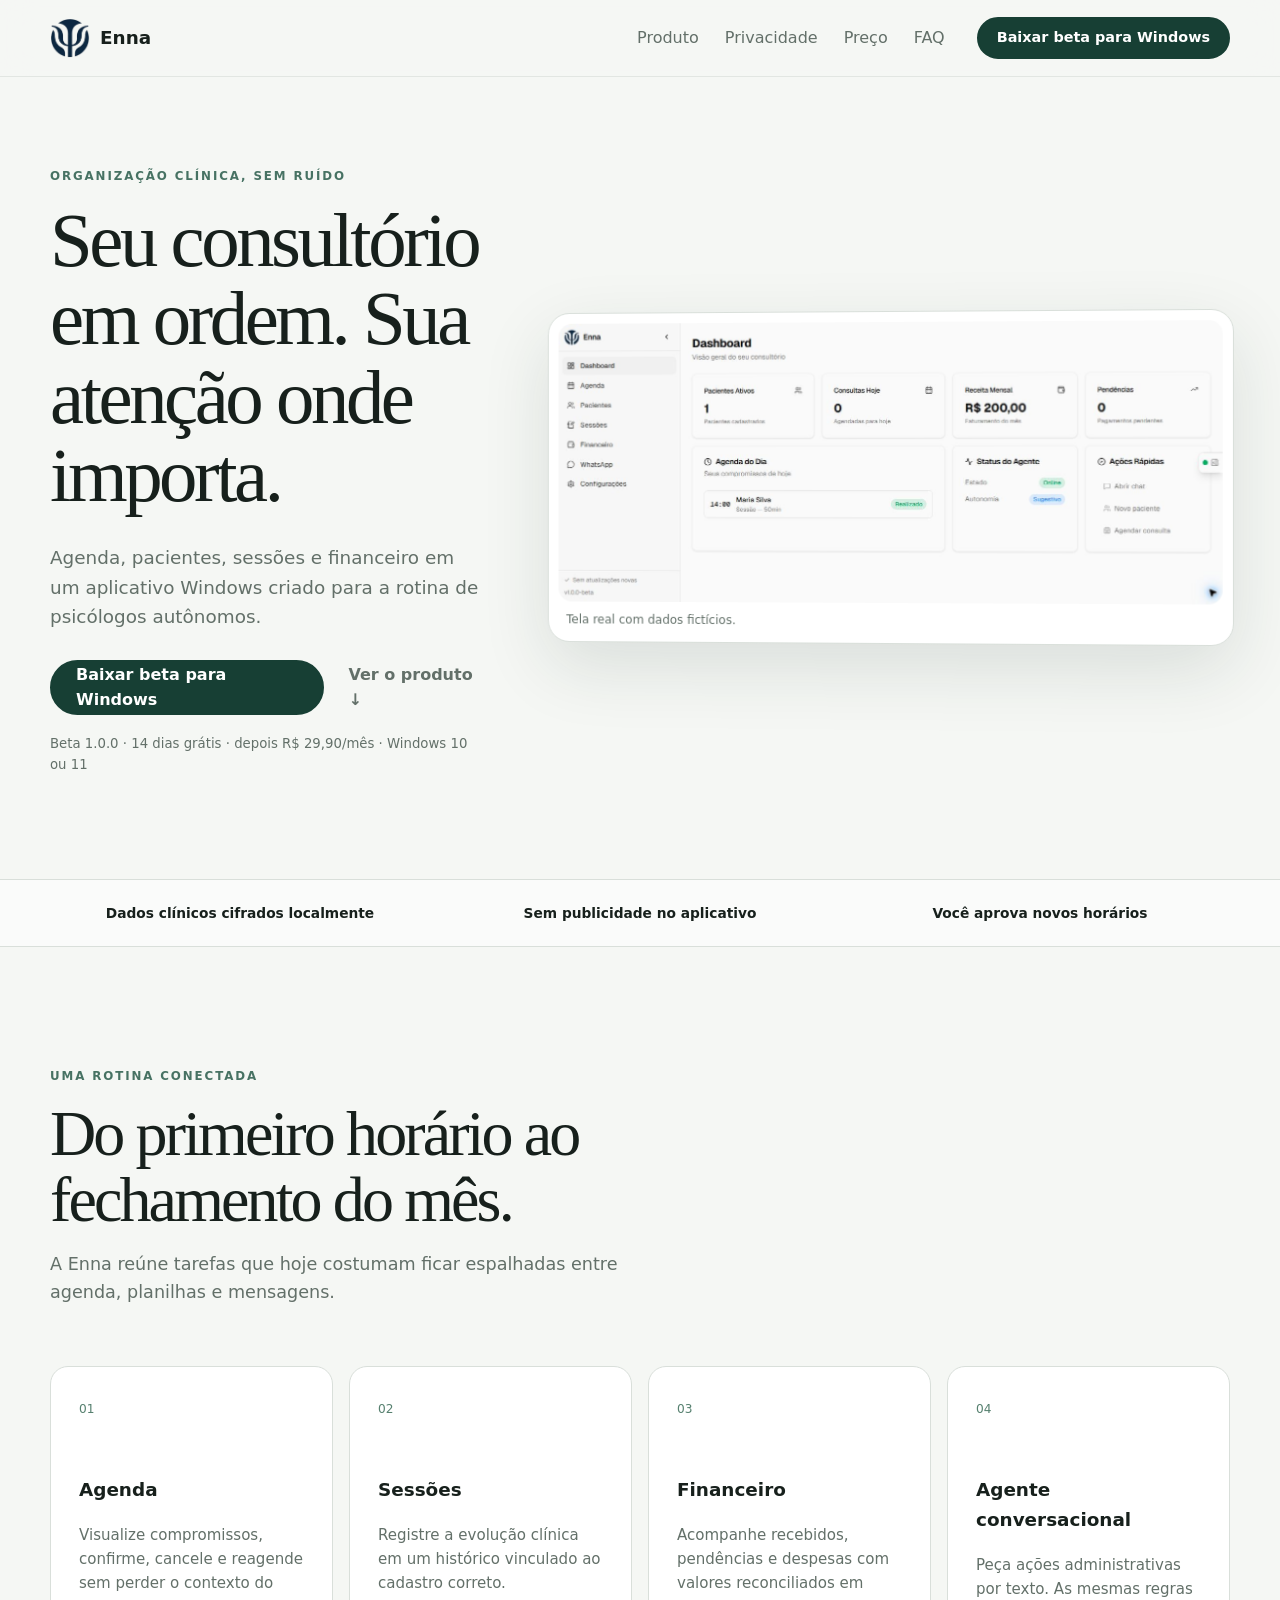
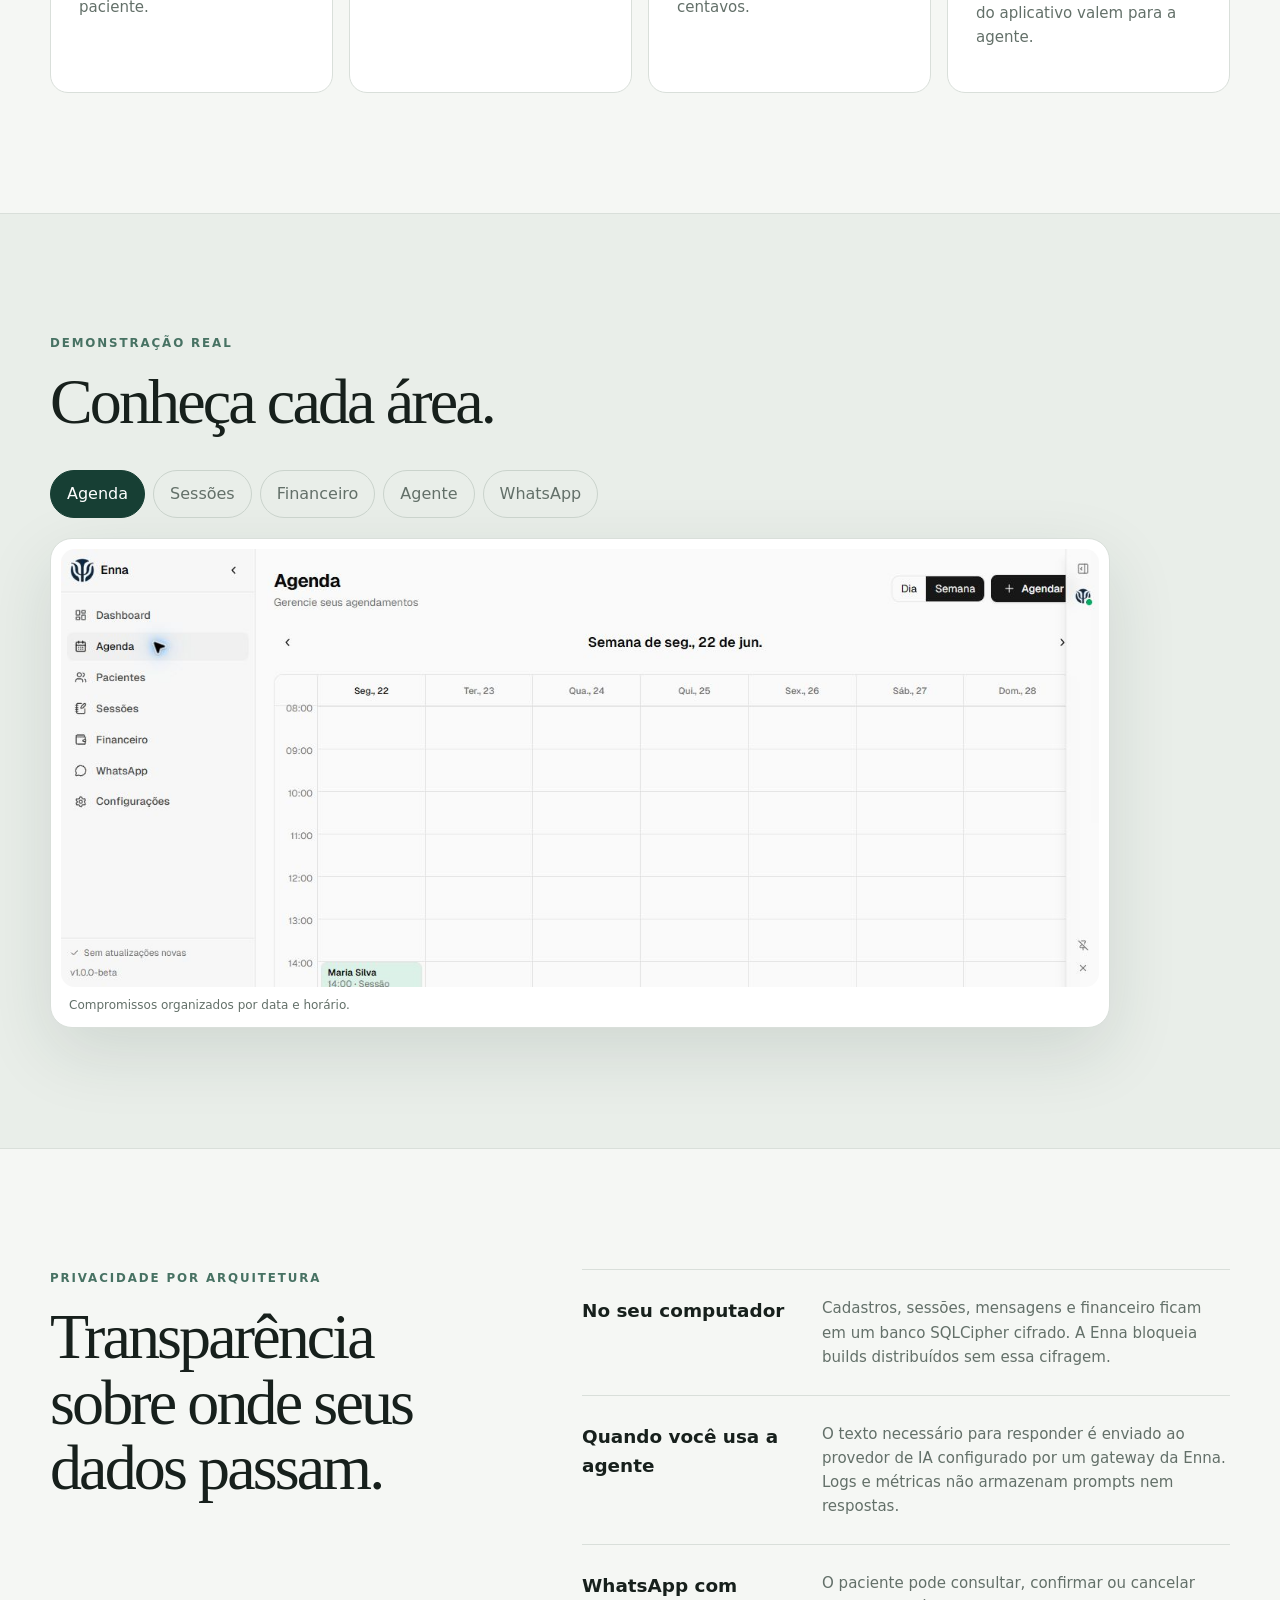
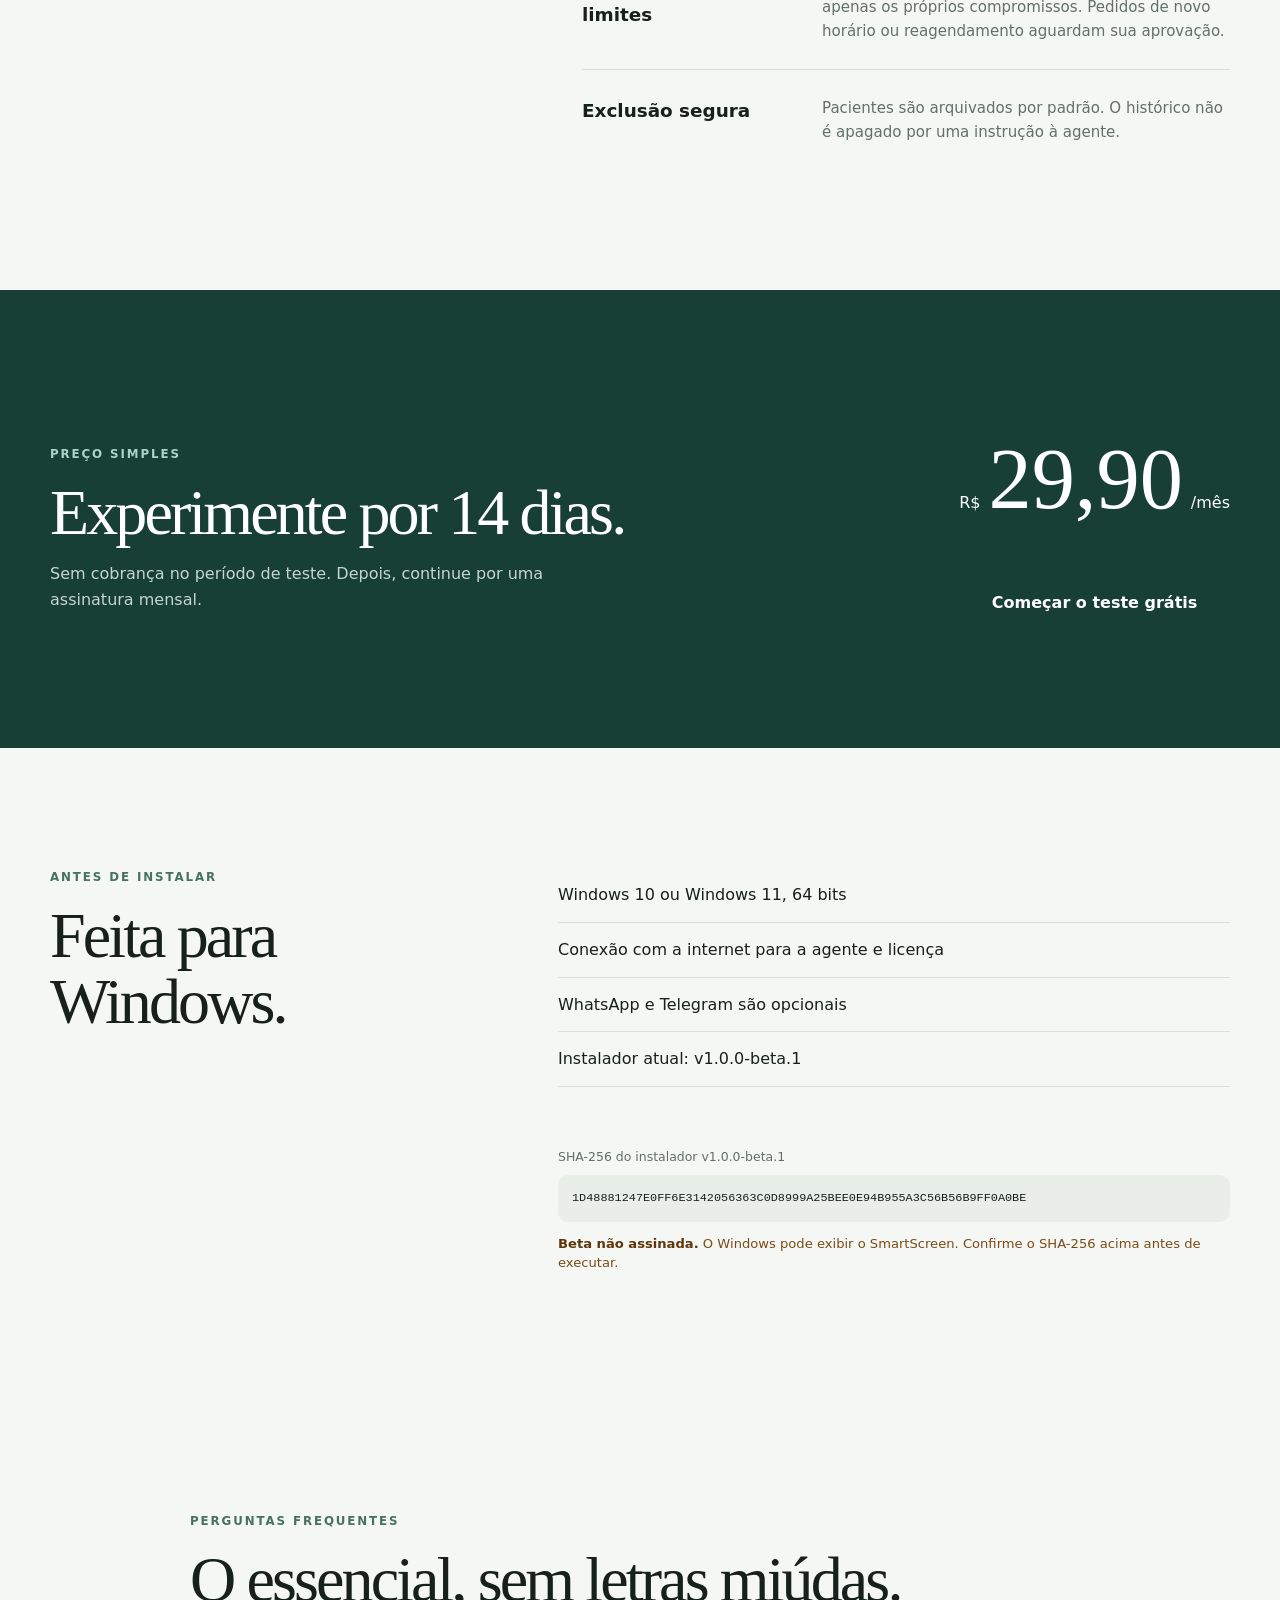
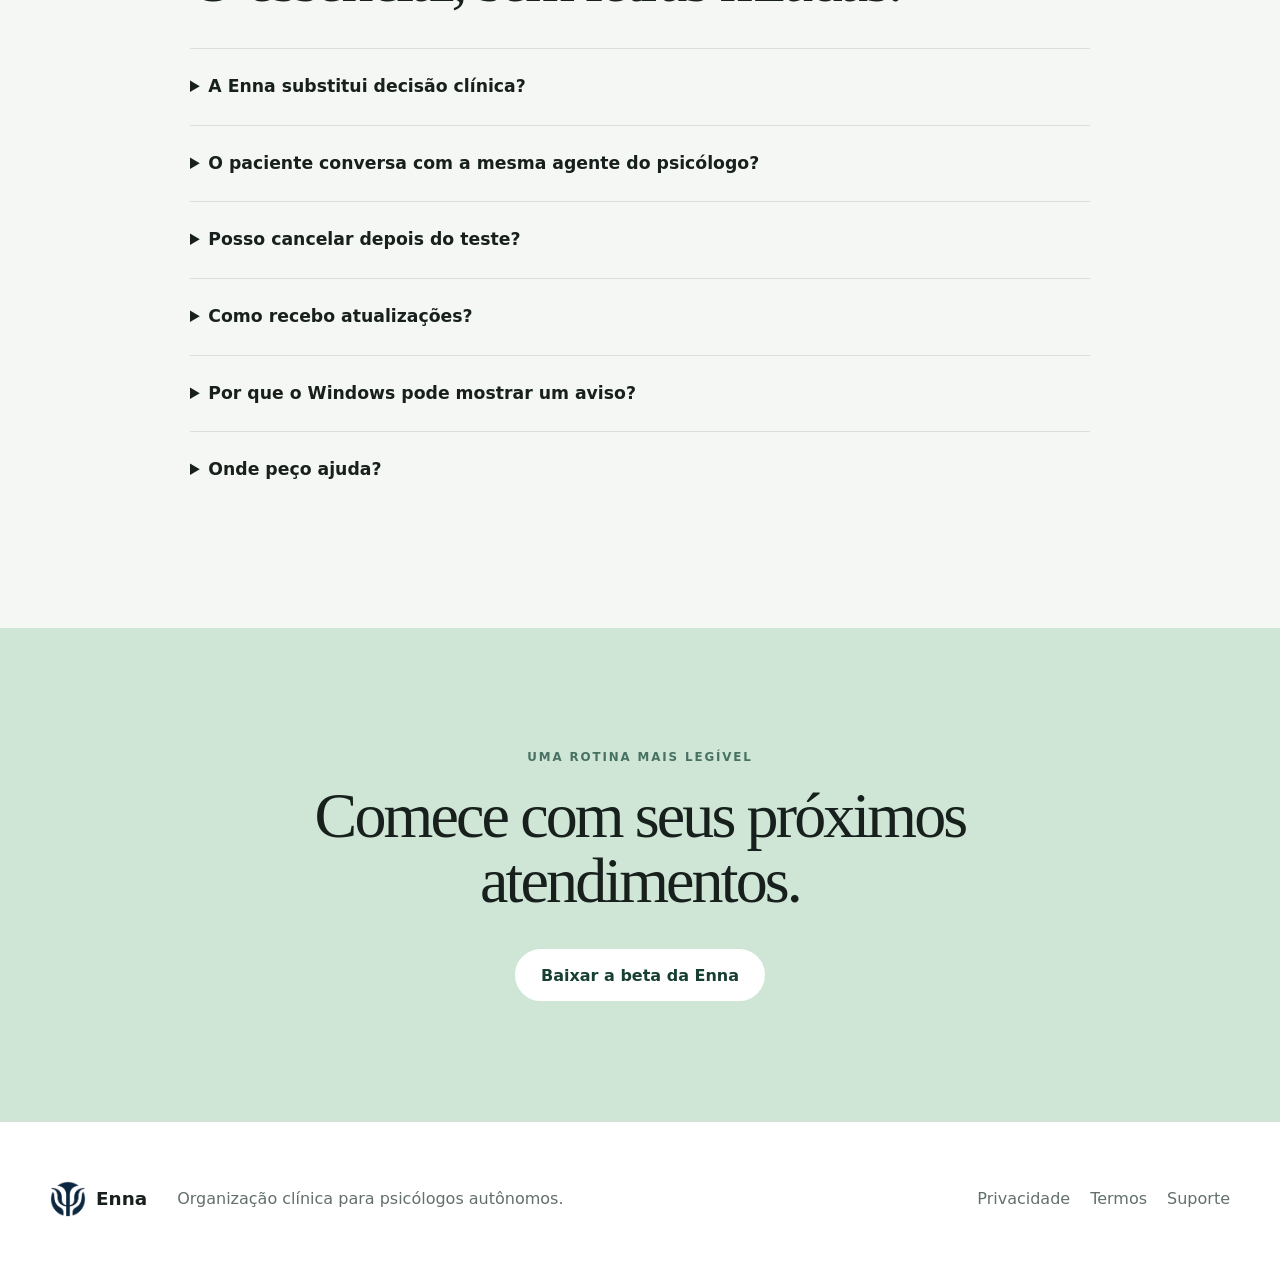
<file: index.html>
<!doctype html>
<html lang="pt-BR">
<head>
  <meta charset="utf-8">
  <meta name="viewport" content="width=device-width,initial-scale=1">
  <title>Enna — organização clínica para psicólogos</title>
  <meta name="description" content="Agenda, sessões, financeiro e uma agente conversacional em um aplicativo Windows para psicólogos autônomos.">
  <meta name="theme-color" content="#f5f7f4">
  <link rel="canonical" href="https://atryatech.github.io/enna-lp/">
  <link rel="icon" href="assets/favicon.png" type="image/png">
  <link rel="stylesheet" href="styles.css">
  <meta property="og:type" content="website">
  <meta property="og:locale" content="pt_BR">
  <meta property="og:title" content="Enna — organização clínica para psicólogos">
  <meta property="og:description" content="Seu consultório organizado, com os dados clínicos cifrados no seu computador.">
  <meta property="og:url" content="https://atryatech.github.io/enna-lp/">
  <meta property="og:image" content="https://atryatech.github.io/enna-lp/assets/og-enna.png">
  <meta name="twitter:card" content="summary_large_image">
  <script type="application/ld+json">
  {
    "@context":"https://schema.org",
    "@type":"SoftwareApplication",
    "name":"Enna",
    "softwareVersion":"1.0.0-beta.1",
    "applicationCategory":"BusinessApplication",
    "operatingSystem":"Windows 10, Windows 11",
    "description":"Aplicativo de organização clínica para psicólogos autônomos.",
    "offers":{"@type":"Offer","price":"29.90","priceCurrency":"BRL","description":"14 dias grátis; depois R$ 29,90 por mês"},
    "downloadUrl":"https://github.com/atryatech/enna-lp/releases/download/v1.0.0-beta.1/enna-setup-1.0.0-beta.1.exe"
  }
  </script>
</head>
<body>
  <a class="skip-link" href="#conteudo">Pular para o conteúdo</a>
  <header class="site-header">
    <nav class="nav shell" aria-label="Navegação principal">
      <a class="brand" href="#inicio" aria-label="Enna, início"><img src="assets/logo.png" alt="" width="40" height="40"><span>Enna</span></a>
      <div class="nav-links">
        <a href="#produto">Produto</a><a href="#seguranca">Privacidade</a><a href="#preco">Preço</a><a href="#faq">FAQ</a>
      </div>
      <a class="button small download-link" href="https://github.com/atryatech/enna-lp/releases/download/v1.0.0-beta.1/enna-setup-1.0.0-beta.1.exe">Baixar beta para Windows</a>
    </nav>
  </header>

  <main id="conteudo">
    <section class="hero shell" id="inicio">
      <div class="hero-copy">
        <p class="eyebrow">Organização clínica, sem ruído</p>
        <h1>Seu consultório em ordem. Sua atenção onde importa.</h1>
        <p class="lede">Agenda, pacientes, sessões e financeiro em um aplicativo Windows criado para a rotina de psicólogos autônomos.</p>
        <div class="actions">
          <a class="button download-link" href="https://github.com/atryatech/enna-lp/releases/download/v1.0.0-beta.1/enna-setup-1.0.0-beta.1.exe">Baixar beta para Windows</a>
          <a class="text-link" href="#demonstracao">Ver o produto <span aria-hidden="true">↓</span></a>
        </div>
        <p class="microcopy">Beta 1.0.0 · 14 dias grátis · depois R$ 29,90/mês · Windows 10 ou 11</p>
      </div>
      <figure class="product-frame hero-frame">
        <img src="assets/screens/dashboard.png" alt="Dashboard da Enna mostrando agenda do dia, receita mensal e status da agente" width="1366" height="577" fetchpriority="high">
        <figcaption>Tela real com dados fictícios.</figcaption>
      </figure>
    </section>

    <section class="trust-strip" aria-label="Princípios do produto">
      <div class="shell trust-grid"><span>Dados clínicos cifrados localmente</span><span>Sem publicidade no aplicativo</span><span>Você aprova novos horários</span></div>
    </section>

    <section class="section shell" id="produto">
      <div class="section-heading"><p class="eyebrow">Uma rotina conectada</p><h2>Do primeiro horário ao fechamento do mês.</h2><p>A Enna reúne tarefas que hoje costumam ficar espalhadas entre agenda, planilhas e mensagens.</p></div>
      <div class="feature-grid">
        <article><span class="index">01</span><h3>Agenda</h3><p>Visualize compromissos, confirme, cancele e reagende sem perder o contexto do paciente.</p></article>
        <article><span class="index">02</span><h3>Sessões</h3><p>Registre a evolução clínica em um histórico vinculado ao cadastro correto.</p></article>
        <article><span class="index">03</span><h3>Financeiro</h3><p>Acompanhe recebidos, pendências e despesas com valores reconciliados em centavos.</p></article>
        <article><span class="index">04</span><h3>Agente conversacional</h3><p>Peça ações administrativas por texto. As mesmas regras do aplicativo valem para a agente.</p></article>
      </div>
    </section>

    <section class="section demo-section" id="demonstracao">
      <div class="shell">
        <div class="section-heading compact"><p class="eyebrow">Demonstração real</p><h2>Conheça cada área.</h2></div>
        <div class="tabs" role="tablist" aria-label="Telas da Enna">
          <button role="tab" aria-selected="true" data-screen="agenda">Agenda</button>
          <button role="tab" aria-selected="false" data-screen="sessions">Sessões</button>
          <button role="tab" aria-selected="false" data-screen="finance">Financeiro</button>
          <button role="tab" aria-selected="false" data-screen="agent">Agente</button>
          <button role="tab" aria-selected="false" data-screen="whatsapp">WhatsApp</button>
        </div>
        <figure class="product-frame demo-frame">
          <img id="demo-image" src="assets/screens/agenda.png" alt="Tela de agenda da Enna" width="1366" height="577" loading="lazy">
          <figcaption id="demo-caption">Compromissos organizados por data e horário.</figcaption>
        </figure>
      </div>
    </section>

    <section class="section shell split" id="seguranca">
      <div><p class="eyebrow">Privacidade por arquitetura</p><h2>Transparência sobre onde seus dados passam.</h2></div>
      <div class="security-list">
        <article><h3>No seu computador</h3><p>Cadastros, sessões, mensagens e financeiro ficam em um banco SQLCipher cifrado. A Enna bloqueia builds distribuídos sem essa cifragem.</p></article>
        <article><h3>Quando você usa a agente</h3><p>O texto necessário para responder é enviado ao provedor de IA configurado por um gateway da Enna. Logs e métricas não armazenam prompts nem respostas.</p></article>
        <article><h3>WhatsApp com limites</h3><p>O paciente pode consultar, confirmar ou cancelar apenas os próprios compromissos. Pedidos de novo horário ou reagendamento aguardam sua aprovação.</p></article>
        <article><h3>Exclusão segura</h3><p>Pacientes são arquivados por padrão. O histórico não é apagado por uma instrução à agente.</p></article>
      </div>
    </section>

    <section class="section price-section" id="preco">
      <div class="shell price-card">
        <div><p class="eyebrow">Preço simples</p><h2>Experimente por 14 dias.</h2><p>Sem cobrança no período de teste. Depois, continue por uma assinatura mensal.</p></div>
        <div class="price"><span>R$</span><strong>29,90</strong><span>/mês</span><a class="button download-link" href="https://github.com/atryatech/enna-lp/releases/download/v1.0.0-beta.1/enna-setup-1.0.0-beta.1.exe">Começar o teste grátis</a></div>
      </div>
    </section>

    <section class="section shell requirements">
      <div><p class="eyebrow">Antes de instalar</p><h2>Feita para Windows.</h2></div>
      <ul><li>Windows 10 ou Windows 11, 64 bits</li><li>Conexão com a internet para a agente e licença</li><li>WhatsApp e Telegram são opcionais</li><li>Instalador atual: v1.0.0-beta.1</li></ul>
      <div class="checksum">
        <span>SHA-256 do instalador v1.0.0-beta.1</span>
        <code>1D48881247E0FF6E3142056363C0D8999A25BEE0E94B955A3C56B56B9FF0A0BE</code>
        <p class="beta-notice"><strong>Beta não assinada.</strong> O Windows pode exibir o SmartScreen. Confirme o SHA-256 acima antes de executar.</p>
      </div>
    </section>

    <section class="section shell faq" id="faq">
      <div class="section-heading compact"><p class="eyebrow">Perguntas frequentes</p><h2>O essencial, sem letras miúdas.</h2></div>
      <details><summary>A Enna substitui decisão clínica?</summary><p>Não. Ela organiza dados e executa tarefas administrativas. Registros e decisões profissionais continuam sob responsabilidade do psicólogo.</p></details>
      <details><summary>O paciente conversa com a mesma agente do psicólogo?</summary><p>Não. O canal de pacientes é isolado e só permite operações tipadas sobre os próprios compromissos. Dados clínicos, financeiros e administrativos não ficam acessíveis.</p></details>
      <details><summary>Posso cancelar depois do teste?</summary><p>Sim. O teste dura 14 dias e a continuidade custa R$ 29,90 por mês. O aplicativo mantém acesso aos dados locais conforme os termos vigentes.</p></details>
      <details><summary>Como recebo atualizações?</summary><p>A Enna verifica novas versões e pede sua confirmação. Betas não são instaladas de forma obrigatória.</p></details>
      <details><summary>Por que o Windows pode mostrar um aviso?</summary><p>Esta beta ainda não possui assinatura comercial de código. Baixe somente por esta página e compare o SHA-256 exibido antes de executar o instalador.</p></details>
      <details><summary>Onde peço ajuda?</summary><p>Escreva para <a href="mailto:ennacrm@gmail.com">ennacrm@gmail.com</a>. Não envie dados identificáveis de pacientes.</p></details>
    </section>

    <section class="final-cta"><div class="shell"><p class="eyebrow">Uma rotina mais legível</p><h2>Comece com seus próximos atendimentos.</h2><a class="button light download-link" href="https://github.com/atryatech/enna-lp/releases/download/v1.0.0-beta.1/enna-setup-1.0.0-beta.1.exe">Baixar a beta da Enna</a></div></section>
  </main>

  <footer><div class="shell footer-grid"><div class="brand"><img src="assets/logo.png" alt="" width="36" height="36"><span>Enna</span></div><p>Organização clínica para psicólogos autônomos.</p><nav aria-label="Rodapé"><a href="privacidade.html">Privacidade</a><a href="termos.html">Termos</a><a href="mailto:ennacrm@gmail.com">Suporte</a></nav></div></footer>
  <script src="app.js" defer></script>
</body>
</html>
</file>
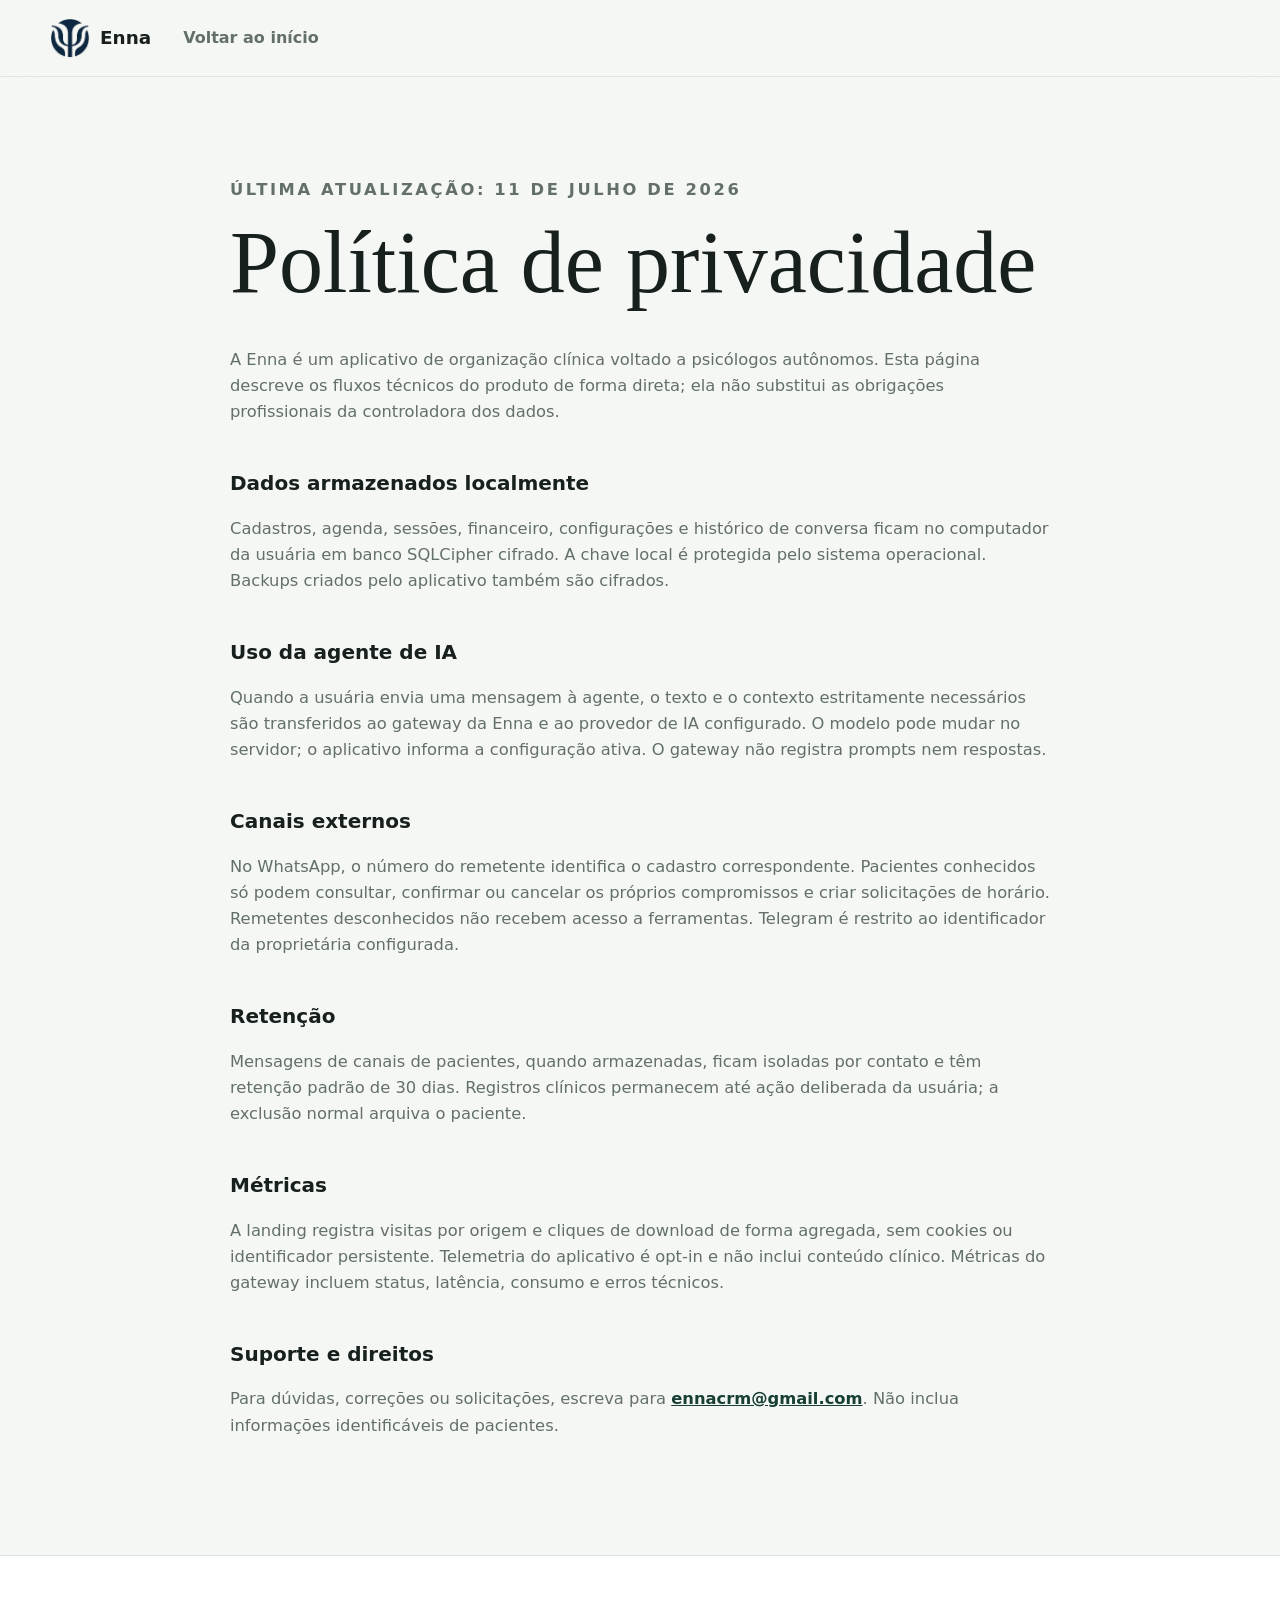
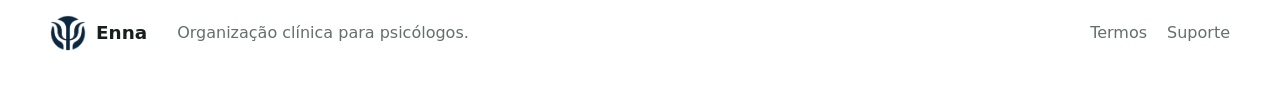
<file: privacidade.html>
<!doctype html><html lang="pt-BR"><head><meta charset="utf-8"><meta name="viewport" content="width=device-width,initial-scale=1"><title>Privacidade — Enna</title><meta name="description" content="Política de privacidade da Enna."><link rel="canonical" href="https://atryatech.github.io/enna-lp/privacidade.html"><link rel="icon" href="assets/favicon.png"><link rel="stylesheet" href="styles.css"></head><body><a class="skip-link" href="#conteudo">Pular para o conteúdo</a><header class="site-header"><nav class="nav shell"><a class="brand" href="./"><img src="assets/logo.png" alt="" width="40" height="40"><span>Enna</span></a><a class="text-link" href="./">Voltar ao início</a></nav></header><main id="conteudo" class="legal shell"><p class="eyebrow">Última atualização: 11 de julho de 2026</p><h1>Política de privacidade</h1><p>A Enna é um aplicativo de organização clínica voltado a psicólogos autônomos. Esta página descreve os fluxos técnicos do produto de forma direta; ela não substitui as obrigações profissionais da controladora dos dados.</p><h2>Dados armazenados localmente</h2><p>Cadastros, agenda, sessões, financeiro, configurações e histórico de conversa ficam no computador da usuária em banco SQLCipher cifrado. A chave local é protegida pelo sistema operacional. Backups criados pelo aplicativo também são cifrados.</p><h2>Uso da agente de IA</h2><p>Quando a usuária envia uma mensagem à agente, o texto e o contexto estritamente necessários são transferidos ao gateway da Enna e ao provedor de IA configurado. O modelo pode mudar no servidor; o aplicativo informa a configuração ativa. O gateway não registra prompts nem respostas.</p><h2>Canais externos</h2><p>No WhatsApp, o número do remetente identifica o cadastro correspondente. Pacientes conhecidos só podem consultar, confirmar ou cancelar os próprios compromissos e criar solicitações de horário. Remetentes desconhecidos não recebem acesso a ferramentas. Telegram é restrito ao identificador da proprietária configurada.</p><h2>Retenção</h2><p>Mensagens de canais de pacientes, quando armazenadas, ficam isoladas por contato e têm retenção padrão de 30 dias. Registros clínicos permanecem até ação deliberada da usuária; a exclusão normal arquiva o paciente.</p><h2>Métricas</h2><p>A landing registra visitas por origem e cliques de download de forma agregada, sem cookies ou identificador persistente. Telemetria do aplicativo é opt-in e não inclui conteúdo clínico. Métricas do gateway incluem status, latência, consumo e erros técnicos.</p><h2>Suporte e direitos</h2><p>Para dúvidas, correções ou solicitações, escreva para <a href="mailto:ennacrm@gmail.com">ennacrm@gmail.com</a>. Não inclua informações identificáveis de pacientes.</p></main><footer><div class="shell footer-grid"><div class="brand"><img src="assets/logo.png" alt="" width="36" height="36"><span>Enna</span></div><p>Organização clínica para psicólogos.</p><nav><a href="termos.html">Termos</a><a href="mailto:ennacrm@gmail.com">Suporte</a></nav></div></footer></body></html>
</file>
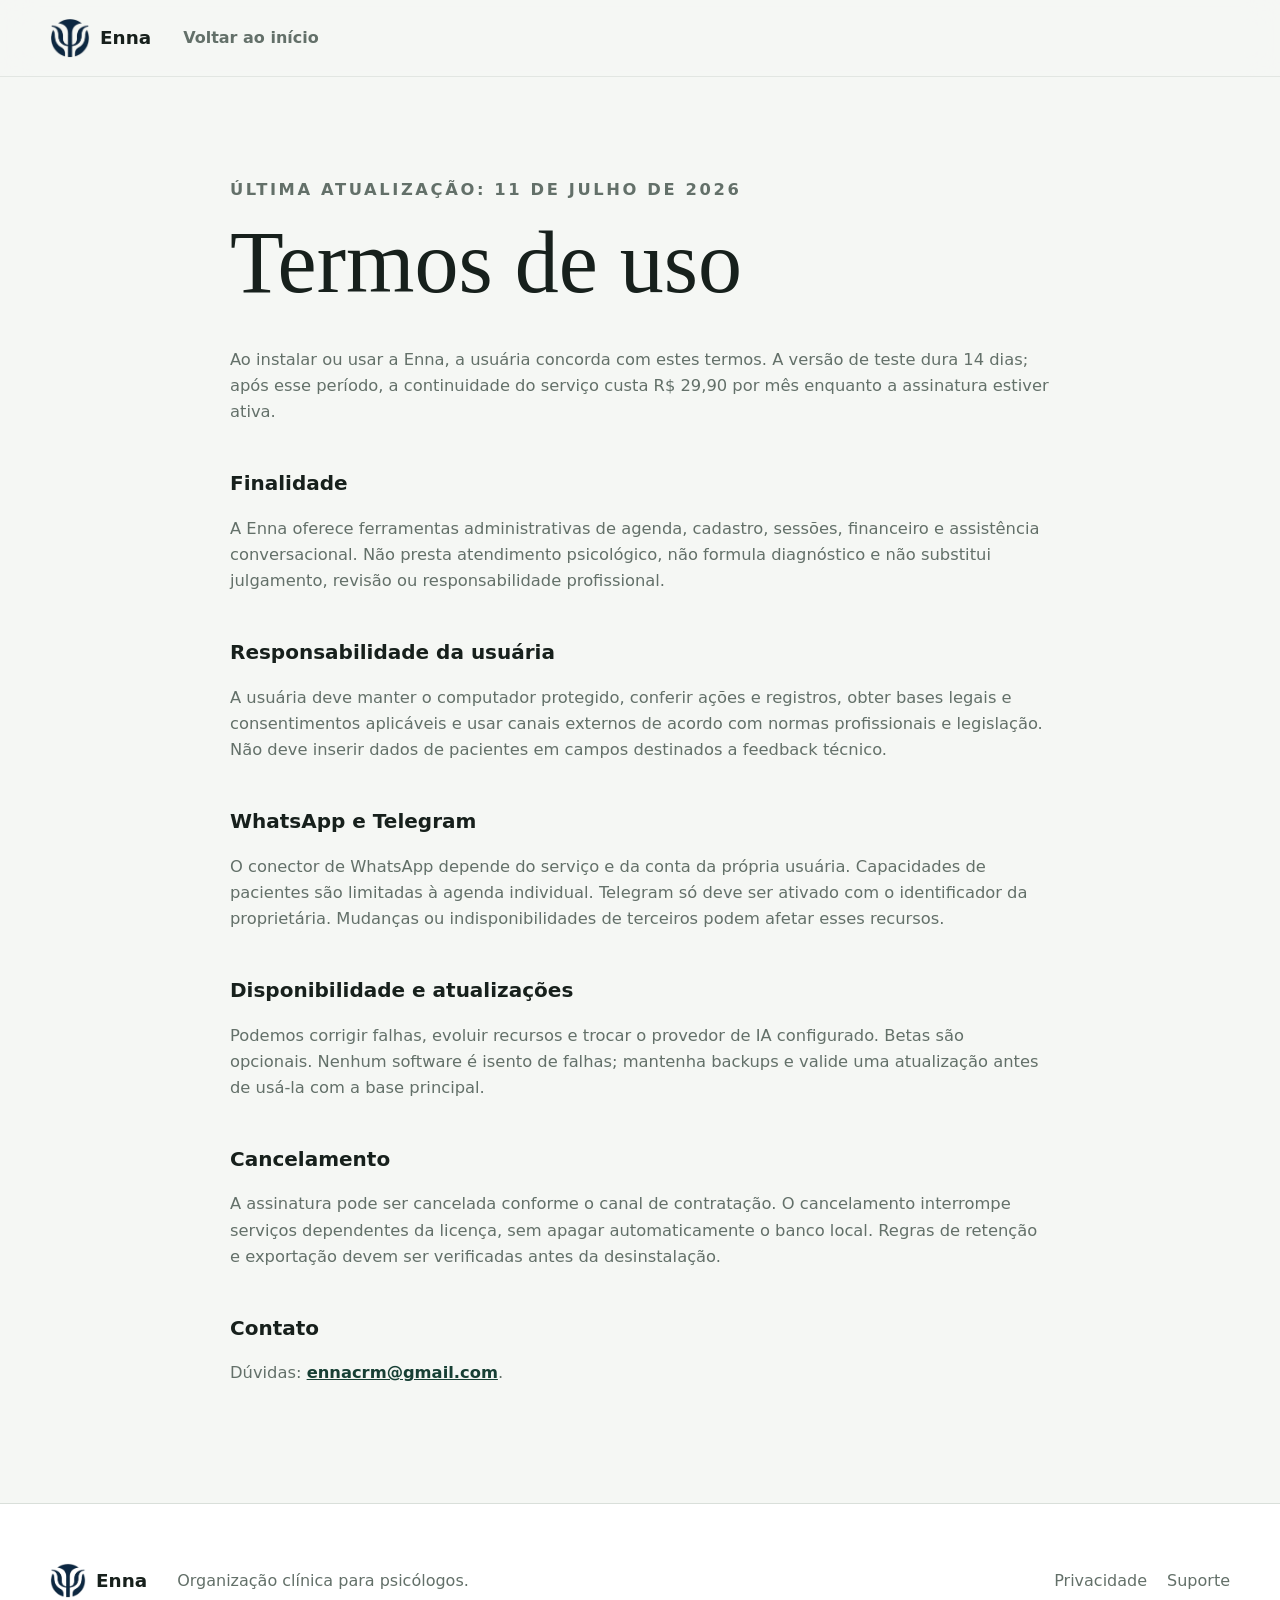
<file: termos.html>
<!doctype html><html lang="pt-BR"><head><meta charset="utf-8"><meta name="viewport" content="width=device-width,initial-scale=1"><title>Termos de uso — Enna</title><meta name="description" content="Termos de uso da Enna."><link rel="canonical" href="https://atryatech.github.io/enna-lp/termos.html"><link rel="icon" href="assets/favicon.png"><link rel="stylesheet" href="styles.css"></head><body><a class="skip-link" href="#conteudo">Pular para o conteúdo</a><header class="site-header"><nav class="nav shell"><a class="brand" href="./"><img src="assets/logo.png" alt="" width="40" height="40"><span>Enna</span></a><a class="text-link" href="./">Voltar ao início</a></nav></header><main id="conteudo" class="legal shell"><p class="eyebrow">Última atualização: 11 de julho de 2026</p><h1>Termos de uso</h1><p>Ao instalar ou usar a Enna, a usuária concorda com estes termos. A versão de teste dura 14 dias; após esse período, a continuidade do serviço custa R$ 29,90 por mês enquanto a assinatura estiver ativa.</p><h2>Finalidade</h2><p>A Enna oferece ferramentas administrativas de agenda, cadastro, sessões, financeiro e assistência conversacional. Não presta atendimento psicológico, não formula diagnóstico e não substitui julgamento, revisão ou responsabilidade profissional.</p><h2>Responsabilidade da usuária</h2><p>A usuária deve manter o computador protegido, conferir ações e registros, obter bases legais e consentimentos aplicáveis e usar canais externos de acordo com normas profissionais e legislação. Não deve inserir dados de pacientes em campos destinados a feedback técnico.</p><h2>WhatsApp e Telegram</h2><p>O conector de WhatsApp depende do serviço e da conta da própria usuária. Capacidades de pacientes são limitadas à agenda individual. Telegram só deve ser ativado com o identificador da proprietária. Mudanças ou indisponibilidades de terceiros podem afetar esses recursos.</p><h2>Disponibilidade e atualizações</h2><p>Podemos corrigir falhas, evoluir recursos e trocar o provedor de IA configurado. Betas são opcionais. Nenhum software é isento de falhas; mantenha backups e valide uma atualização antes de usá-la com a base principal.</p><h2>Cancelamento</h2><p>A assinatura pode ser cancelada conforme o canal de contratação. O cancelamento interrompe serviços dependentes da licença, sem apagar automaticamente o banco local. Regras de retenção e exportação devem ser verificadas antes da desinstalação.</p><h2>Contato</h2><p>Dúvidas: <a href="mailto:ennacrm@gmail.com">ennacrm@gmail.com</a>.</p></main><footer><div class="shell footer-grid"><div class="brand"><img src="assets/logo.png" alt="" width="36" height="36"><span>Enna</span></div><p>Organização clínica para psicólogos.</p><nav><a href="privacidade.html">Privacidade</a><a href="mailto:ennacrm@gmail.com">Suporte</a></nav></div></footer></body></html>
</file>
<file: styles.css>
:root{--ink:#17201c;--muted:#637069;--paper:#f5f7f4;--white:#fff;--sage:#dce9df;--forest:#173f34;--line:#d9dfda;--accent:#c9e7d2;--radius:22px;--shadow:0 24px 70px rgba(28,48,39,.12)}
*{box-sizing:border-box}html{scroll-behavior:smooth}body{margin:0;background:var(--paper);color:var(--ink);font-family:Inter,"Segoe UI",system-ui,sans-serif;line-height:1.6;-webkit-font-smoothing:antialiased}img{max-width:100%;height:auto}a{color:inherit}.shell{width:min(1180px,calc(100% - 40px));margin-inline:auto}.skip-link{position:fixed;top:10px;left:10px;z-index:1000;padding:10px 14px;background:#fff;transform:translateY(-150%)}.skip-link:focus{transform:none}.site-header{position:sticky;top:0;z-index:50;background:rgba(245,247,244,.9);backdrop-filter:blur(16px);border-bottom:1px solid rgba(217,223,218,.7)}.nav{height:76px;display:flex;align-items:center;gap:32px}.brand{display:flex;align-items:center;gap:10px;text-decoration:none;font-weight:750;font-size:1.15rem}.brand img{object-fit:contain}.nav-links{display:flex;gap:26px;margin-left:auto}.nav-links a,.text-link,footer a{text-decoration:none;color:var(--muted)}.nav-links a:hover,.nav-links a:focus-visible,.text-link:hover,footer a:hover{color:var(--ink)}.button{display:inline-flex;min-height:52px;align-items:center;justify-content:center;padding:0 24px;border-radius:999px;background:var(--forest);color:#fff;text-decoration:none;font-weight:700;border:2px solid var(--forest);transition:transform .2s,background .2s}.button:hover{transform:translateY(-2px);background:#245e4e}.button.small{min-height:42px;padding:0 18px;font-size:.9rem}.button.light{background:#fff;color:var(--forest);border-color:#fff}.hero{min-height:760px;display:grid;grid-template-columns:.85fr 1.35fr;align-items:center;gap:60px;padding-block:90px}.eyebrow{text-transform:uppercase;letter-spacing:.16em;font-size:.74rem;font-weight:800;color:#477263;margin:0 0 16px}.hero h1,.section h2,.final-cta h2{font-family:Georgia,"Times New Roman",serif;font-weight:500;letter-spacing:-.045em;line-height:1.02;margin:0}.hero h1{font-size:clamp(3.2rem,6vw,6.1rem)}.lede{font-size:1.15rem;color:var(--muted);max-width:620px;margin:28px 0}.actions{display:flex;align-items:center;gap:24px}.text-link{font-weight:700}.microcopy{font-size:.83rem;color:var(--muted);margin-top:18px}.product-frame{margin:0;border:1px solid var(--line);background:#fff;padding:10px;border-radius:var(--radius);box-shadow:var(--shadow)}.product-frame img{display:block;width:100%;border-radius:14px}.product-frame figcaption{padding:9px 8px 2px;font-size:.75rem;color:var(--muted)}.hero-frame{transform:perspective(1400px) rotateY(-3deg)}.trust-strip{border-block:1px solid var(--line);background:rgba(255,255,255,.55)}.trust-grid{display:grid;grid-template-columns:repeat(3,1fr);padding-block:22px;gap:20px;text-align:center;font-size:.86rem;font-weight:650}.section{padding-block:120px}.section-heading{max-width:760px;margin-bottom:60px}.section-heading.compact{margin-bottom:36px}.section h2,.final-cta h2{font-size:clamp(2.6rem,5vw,5rem)}.section-heading>p:last-child{font-size:1.1rem;color:var(--muted);max-width:640px}.feature-grid{display:grid;grid-template-columns:repeat(4,1fr);gap:16px}.feature-grid article{background:var(--white);border:1px solid var(--line);border-radius:18px;padding:28px;min-height:260px}.feature-grid .index{font-size:.76rem;color:#56806f}.feature-grid h3,.security-list h3{margin-top:55px;font-size:1.15rem}.feature-grid p,.security-list p{color:var(--muted);font-size:.94rem}.demo-section{background:#e9eee9;border-block:1px solid var(--line)}.tabs{display:flex;gap:8px;flex-wrap:wrap;margin-bottom:20px}.tabs button{font:inherit;border:1px solid #cad3cc;background:transparent;color:var(--muted);padding:10px 16px;border-radius:999px;cursor:pointer}.tabs button[aria-selected=true]{background:var(--forest);color:#fff;border-color:var(--forest)}.demo-frame{max-width:1060px}.split{display:grid;grid-template-columns:.8fr 1.2fr;gap:100px}.security-list article{border-top:1px solid var(--line);padding:26px 0;display:grid;grid-template-columns:210px 1fr;gap:30px}.security-list h3{margin:0}.security-list p{margin:0}.price-section{background:var(--forest);color:#fff}.price-card{display:grid;grid-template-columns:1fr auto;gap:80px;align-items:end}.price-card .eyebrow{color:#a9d4c4}.price-card p{color:#c5d6cf;max-width:540px}.price{display:grid;grid-template-columns:auto auto auto;align-items:baseline;gap:8px}.price strong{font-family:Georgia,serif;font-size:5.4rem;font-weight:500}.price .button{grid-column:1/-1;margin-top:20px}.requirements{display:grid;grid-template-columns:.8fr 1.2fr;gap:60px}.requirements ul{margin:0;padding:0;list-style:none}.requirements li{padding:14px 0;border-bottom:1px solid var(--line)}.checksum{grid-column:2;min-width:0}.checksum span{display:block;font-size:.78rem;color:var(--muted);margin-bottom:8px}.checksum code{display:block;padding:14px;background:#e9eee9;border-radius:10px;font-size:.74rem;overflow-wrap:anywhere}.faq{max-width:900px}.faq details{border-top:1px solid var(--line);padding:24px 0}.faq summary{cursor:pointer;font-size:1.08rem;font-weight:700}.faq details p{color:var(--muted);max-width:760px}.final-cta{padding-block:120px;background:#cfe6d6;text-align:center}.final-cta .shell{display:flex;flex-direction:column;align-items:center}.final-cta h2{max-width:820px;margin-bottom:36px}footer{padding-block:48px;background:#fff;border-top:1px solid var(--line)}.footer-grid{display:grid;grid-template-columns:auto 1fr auto;align-items:center;gap:30px}.footer-grid p{color:var(--muted)}footer nav{display:flex;gap:20px}:focus-visible{outline:3px solid #e6954f;outline-offset:4px}
@media(max-width:900px){.nav-links{display:none}.nav .button{margin-left:auto}.hero{grid-template-columns:1fr;min-height:auto;padding-block:70px;gap:45px}.hero-frame{transform:none}.feature-grid{grid-template-columns:1fr 1fr}.split,.requirements{grid-template-columns:1fr;gap:45px}.security-list article{grid-template-columns:1fr;gap:8px}.checksum{grid-column:auto}.price-card{grid-template-columns:1fr}.trust-grid{grid-template-columns:1fr}.footer-grid{grid-template-columns:1fr}}
@media(max-width:600px){.shell{width:min(100% - 24px,1180px)}.site-header .brand span{display:none}.button.small{font-size:.78rem;padding-inline:13px}.hero{padding-block:54px}.hero h1{font-size:3.1rem}.actions{align-items:stretch;flex-direction:column}.actions .text-link{text-align:center}.feature-grid{grid-template-columns:1fr}.feature-grid article{min-height:210px}.section{padding-block:82px}.price strong{font-size:4rem}.tabs{overflow:auto;flex-wrap:nowrap;padding-bottom:4px}.tabs button{white-space:nowrap}}
@media(prefers-reduced-motion:reduce){html{scroll-behavior:auto}*,*::before,*::after{animation-duration:.01ms!important;transition-duration:.01ms!important}.button:hover{transform:none}}
.legal{max-width:820px;padding-block:100px}.legal h1{font-family:Georgia,serif;font-size:clamp(3rem,7vw,5.5rem);line-height:1;margin:0 0 40px;font-weight:500}.legal h2{font-size:1.25rem;margin-top:42px}.legal p{color:var(--muted);font-size:1.02rem}.legal a{color:var(--forest);font-weight:700}
.beta-notice{margin:12px 0 0;color:#7b4b18;font-size:.82rem;line-height:1.45}.beta-notice strong{color:#5f350c}
</file>
